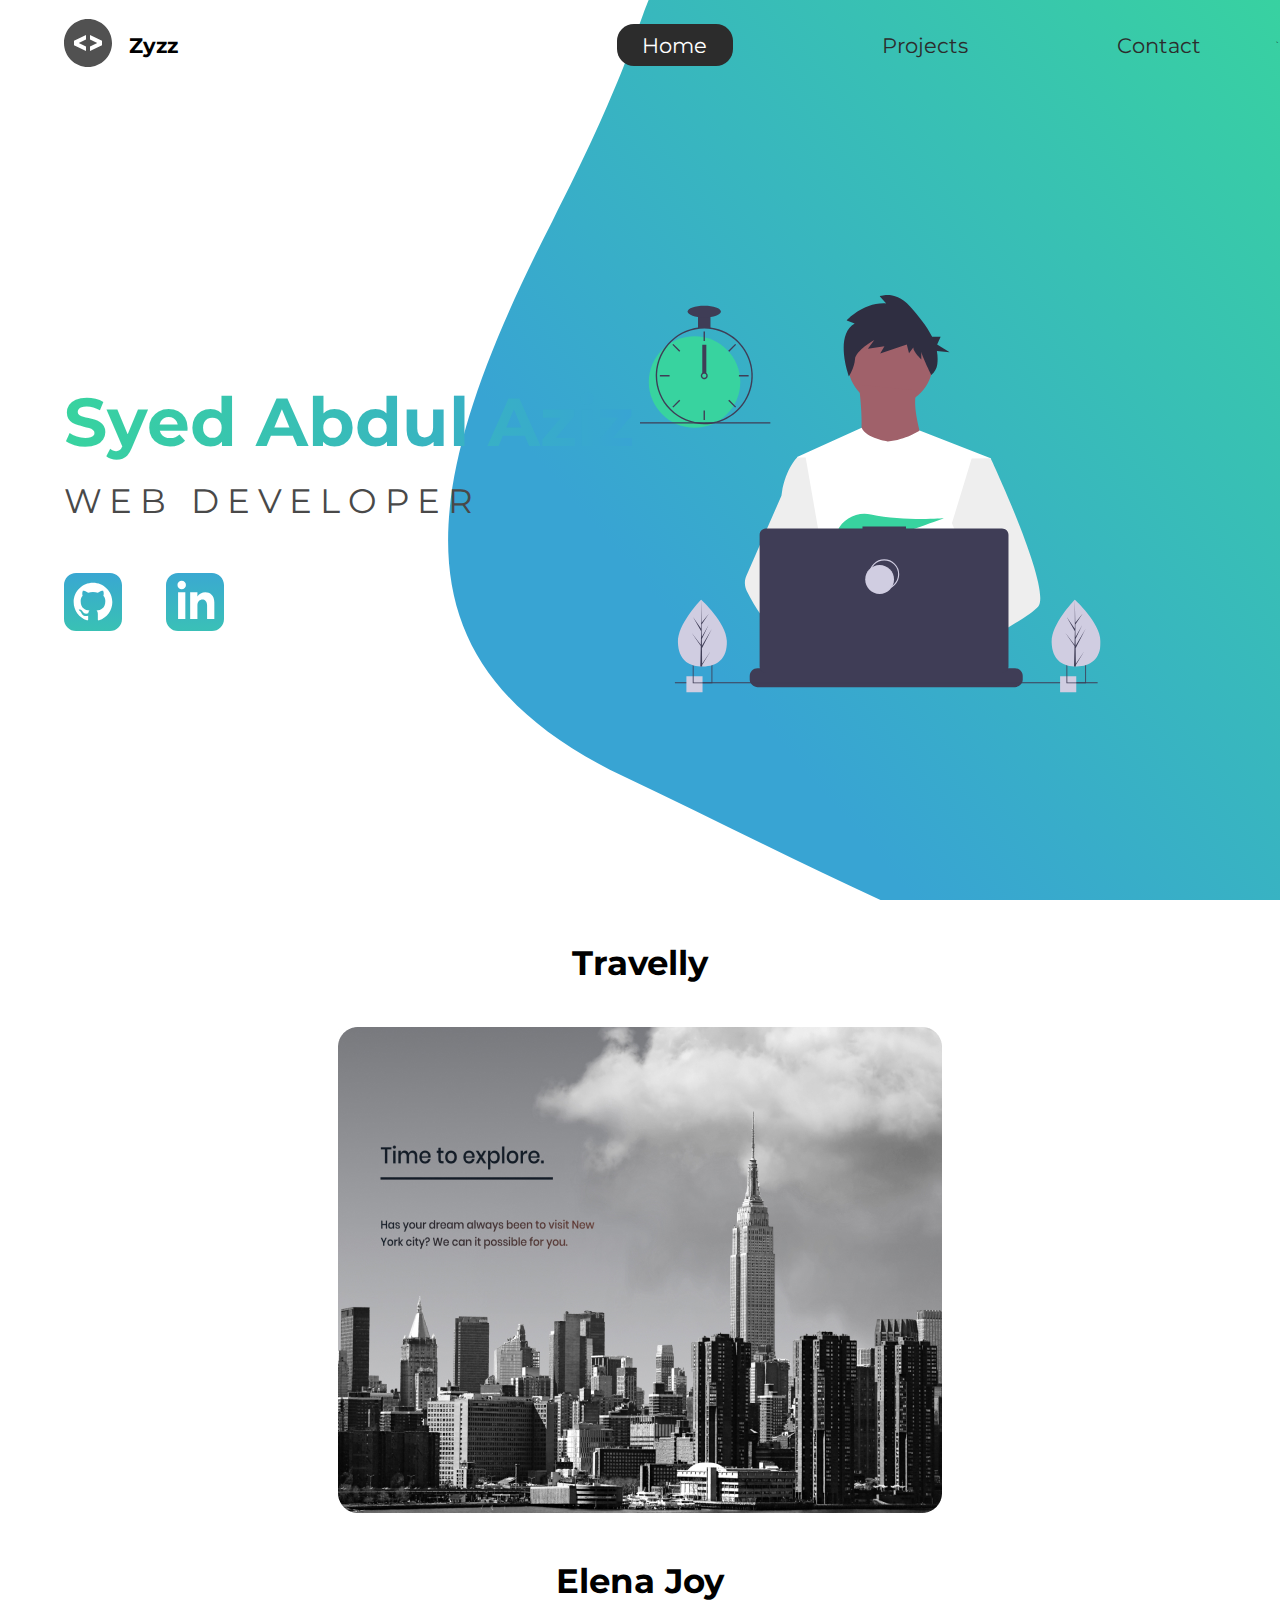
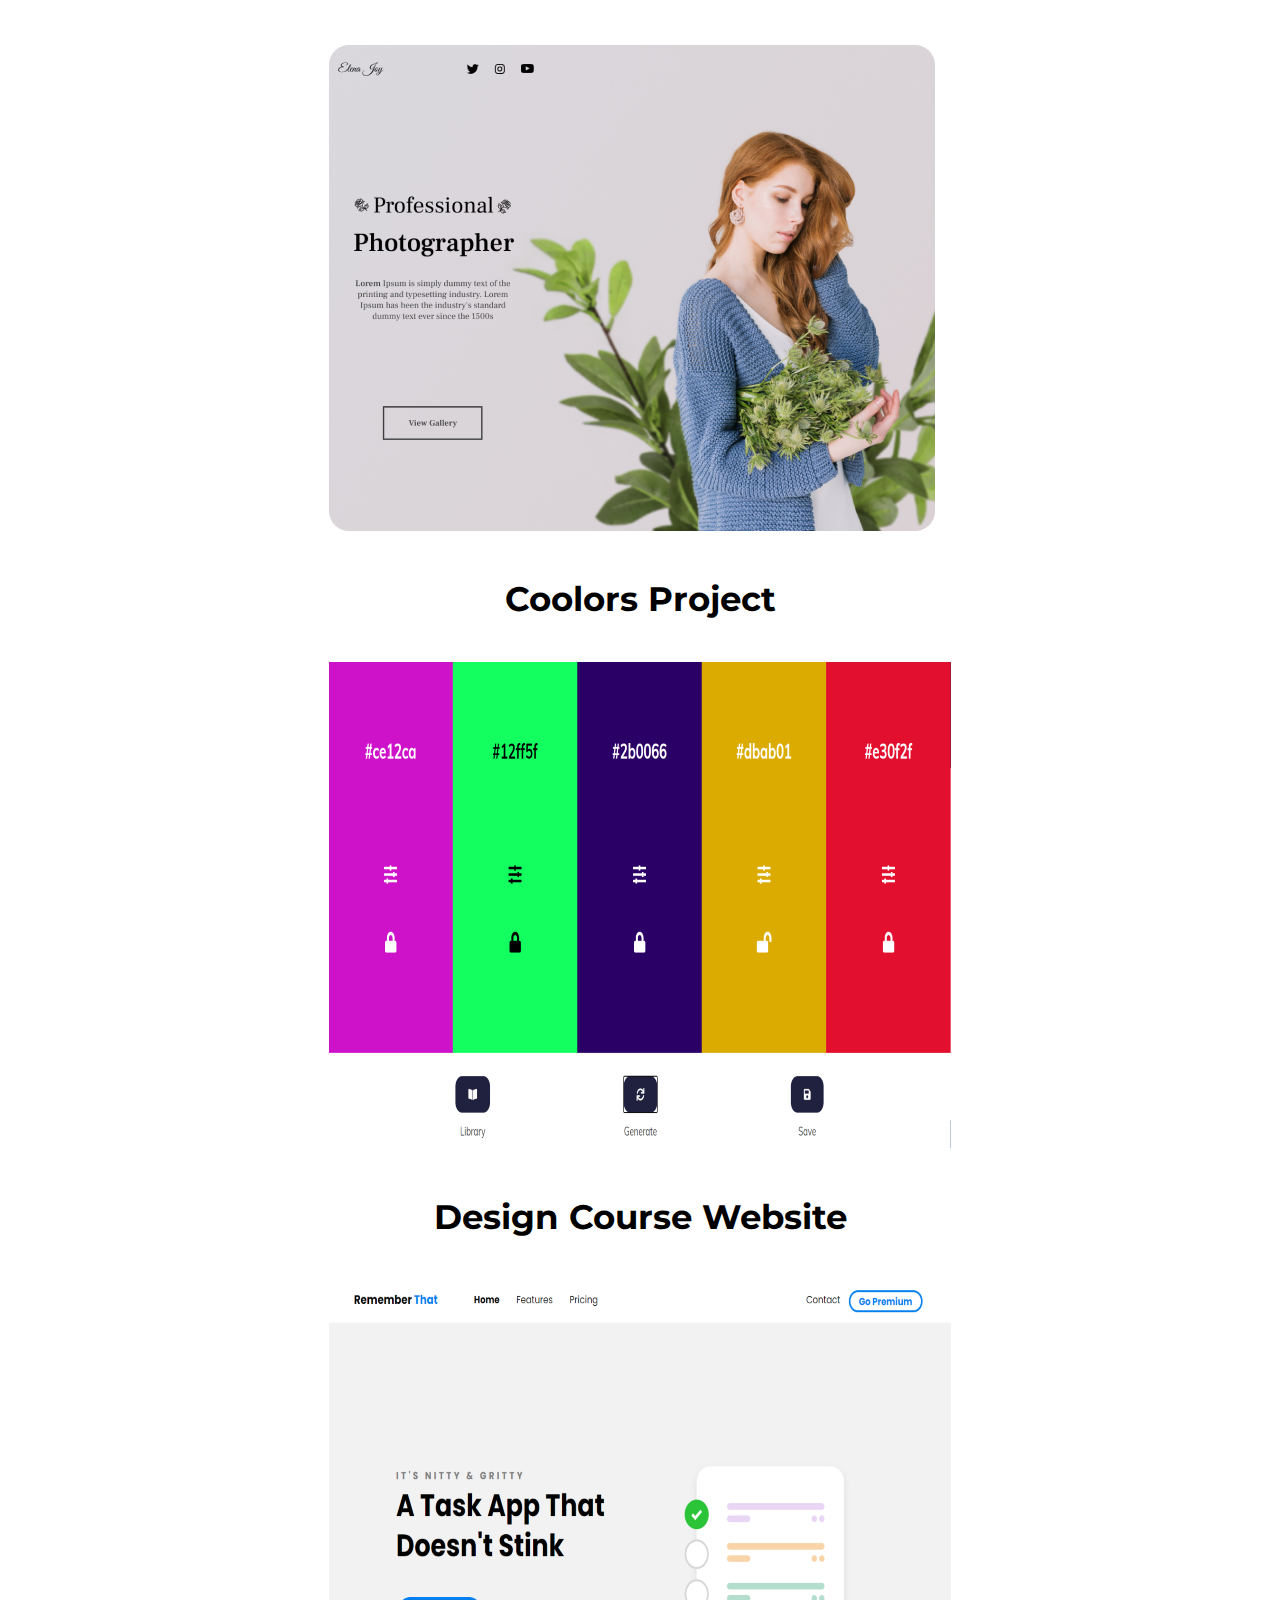
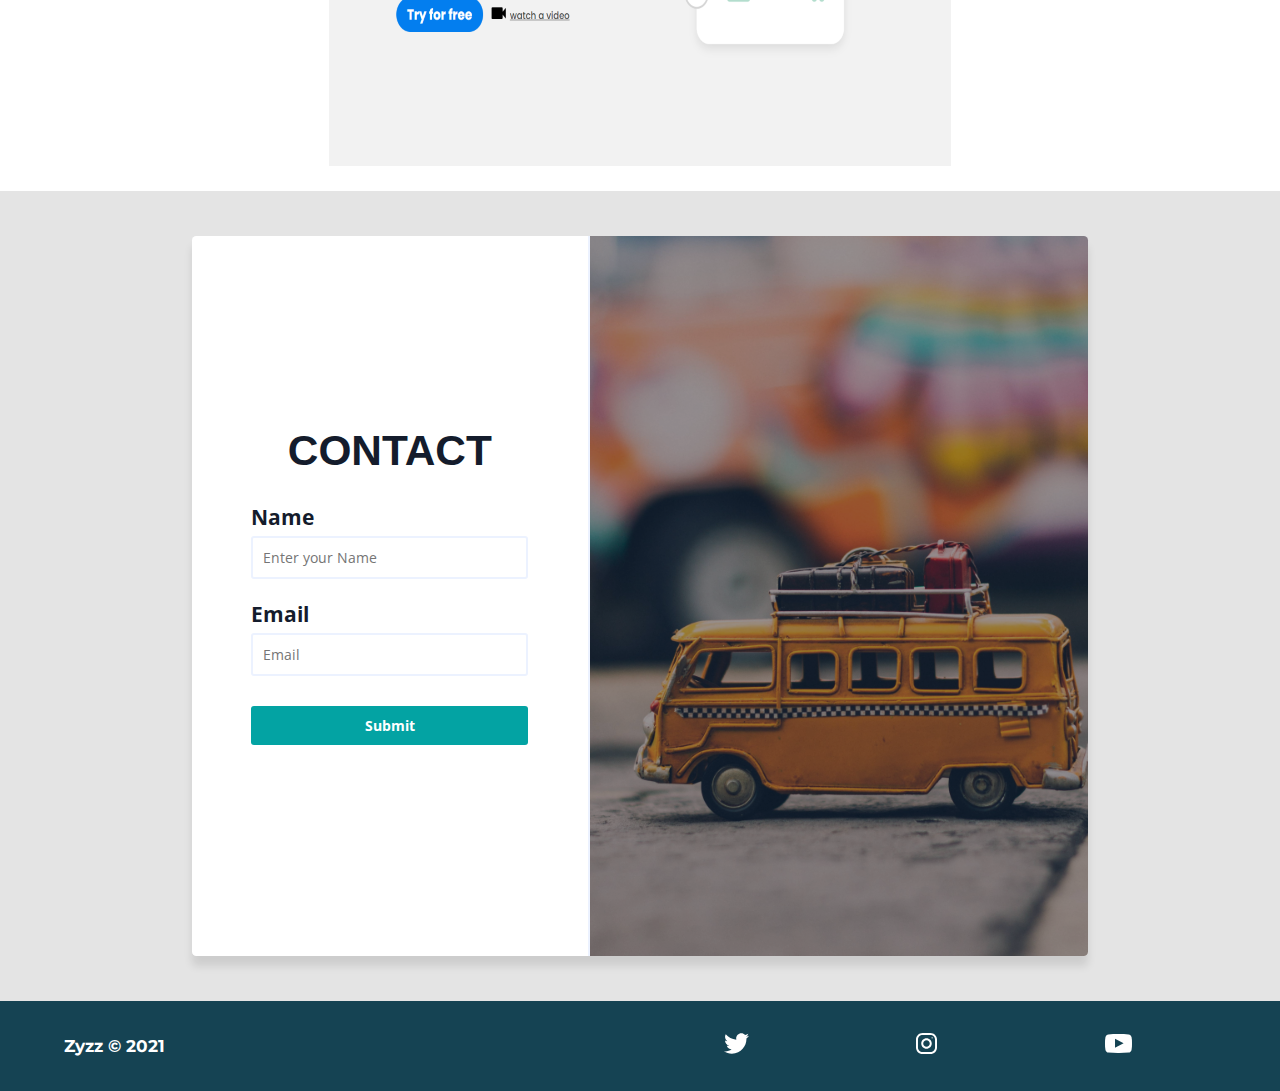
<file: index.html>
<!DOCTYPE html>
<html lang="en">
  <head>
    <meta charset="UTF-8" />
    <meta name="viewport" content="width=device-width, initial-scale=1.0" />
    <meta http-equiv="X-UA-Compatible" content="ie=edge" />
    <meta
      name="description"
      content="Syed Abdul is a front end web developer who specializes in html,css,JS,React etc."
    />
    <meta name="robots" content="index,follow" />
    <link
      href="https://fonts.googleapis.com/css?family=Montserrat:400,500&display=swap"
      rel="stylesheet"
    />
    <link rel="stylesheet" href="./styles/style.css" />
    <title>Zyzz | Web Developer</title>
  </head>
  <body>
    <header class="main-head">
      <nav>
        <div class="logo">
          <a href="#Home"><img src="./icons/code.svg" alt="logo" /></a>
          <h1>Zyzz</h1>
        </div>
        <ul>
          <li><a class="active" href="/">Home</a></li>
          <li><a href="#projects">Projects</a></li>
          <li><a href="#contact">Contact</a></li>
        </ul>
        `
      </nav>
    </header>
    <section class="intro">
      <div class="intro-text">
        <h2>Syed Abdul Aziz</h2>
        <h3>Web Developer</h3>
        <!-- <hr />
        <h3>UX/UI Designer</h3> -->

        <div class="intro-social">
          <a href="#"
            ><img src="./icons/github.svg" alt="github-social-link"
          /></a>
          <a href="#"
            ><img src="./icons/linked-in.svg" alt="linkedin-social-link"
          /></a>
        </div>
      </div>
      <div class="intro-images">
        <svg
          width="799"
          height="690"
          viewBox="0 0 799 690"
          fill="none"
          xmlns="http://www.w3.org/2000/svg"
        >
          <g id="undraw_dev_productivity_umsq (1) 1" clip-path="url(#clip0)">
            <path
              id="Vector"
              d="M516.92 624.636C516.92 624.636 512.16 626.266 504.42 628.576C487.31 633.706 455.65 642.216 428.82 643.916C405.72 645.396 386.2 641.836 382.63 626.766C381.1 620.286 383.27 614.956 388 610.576C402.12 597.486 439 592.796 468.25 591.186C476.51 590.736 484.15 590.526 490.51 590.446C501.31 590.306 508.39 590.526 508.39 590.526L508.56 591.186L516.92 624.636Z"
              fill="#A0616A"
            />
            <path
              id="Vector_2"
              d="M436.99 672.586C418.61 695.346 342.73 647.666 316.19 629.886C310.41 626.016 306.97 623.566 306.97 623.566L331.25 591.186L338.94 580.936C338.94 580.936 345.82 584.586 355.99 590.526C356.36 590.746 356.73 590.966 357.11 591.186C365.88 596.336 376.89 603.066 388 610.576C403.33 620.946 418.83 632.776 428.82 643.916C438.59 654.806 443.08 665.036 436.99 672.586Z"
              fill="#A0616A"
            />
            <g id="me">
              <path
                id="Vector_3"
                d="M434.672 191.952C475.283 191.607 507.926 158.406 507.582 117.795C507.237 77.1832 474.036 44.5403 433.425 44.8847C392.813 45.2291 360.17 78.4303 360.515 119.042C360.859 159.653 394.06 192.296 434.672 191.952Z"
                fill="#A0616A"
              />
              <path
                id="Vector_4"
                d="M379.477 155.65C379.477 155.65 394.216 259.972 373.002 271.875C351.787 283.779 499.929 283.588 499.929 283.588C499.929 283.588 466.124 193.284 480.809 165.449L379.477 155.65Z"
                fill="#A0616A"
              />
              <path
                id="Vector_5"
                d="M608.101 283.199L596.257 339.402L571.214 458.308L570.49 464.815L562.138 540.138L556.582 590.177L552.857 623.79C528.584 636.526 510.988 645.326 510.988 645.326C510.988 645.326 509.404 637.719 506.871 627.99C489.805 633.265 458.218 642.043 431.404 643.97C441.266 654.777 445.842 664.969 439.817 672.57C421.63 695.485 345.349 648.45 318.659 630.896C318.077 635.158 317.879 639.464 318.068 643.762L297.626 628.314L299.331 592.359L302.206 531.522L305.819 455.229C304.448 451.975 303.294 448.634 302.364 445.228C295.956 423.161 288.032 379.057 281.928 342.067C277.016 312.298 273.302 287.138 272.517 281.785C272.411 281.086 272.358 280.726 272.358 280.726L384.363 230.094C392.509 248.556 429.865 253.809 429.865 253.809C460.756 251.417 484.847 234.913 484.847 234.913L608.101 283.199Z"
                fill="white"
              />
              <path
                id="Vector_6"
                d="M372.285 49.3811L358.49 43.9934C358.49 43.9934 386.969 12.1 426.99 14.513L415.635 2.22366C415.635 2.22366 443.04 -9.01799 468.283 19.6674C481.553 34.7467 496.908 52.4737 506.557 72.5077L521.281 72.3829L515.251 85.9663L536.874 99.3152L514.777 97.0719C516.155 104.471 516.421 112.034 515.566 119.511C514.683 126.991 510.928 133.835 505.094 138.598V138.598C505.094 138.598 487.743 103.449 487.696 97.9443L487.813 111.705C487.813 111.705 473.959 99.4371 473.889 91.1807L466.471 100.877L462.593 85.7717L416.475 101.301L423.87 88.8526L395.157 93.2246L406.278 77.9923C406.278 77.9923 373.932 96.1568 372.811 111.304C371.689 126.452 362.299 140.875 362.299 140.875C362.299 140.875 336.213 70.3294 372.285 49.3811Z"
                fill="#2F2E41"
              />
              <path
                id="Vector_7"
                d="M690.215 540.422C682.794 548.605 664.338 560.992 641.951 574.422C633.623 579.413 624.757 584.559 615.71 589.676C594.122 601.889 571.514 614.001 552.857 623.79C528.584 636.526 510.988 645.326 510.988 645.326C510.988 645.326 509.403 637.719 506.871 627.99C503.48 614.968 498.397 598.141 493.184 590.715C493.002 590.456 492.82 590.218 492.638 589.979C491.121 588.022 489.601 586.885 488.112 586.897L562.138 540.138L594.127 519.926L570.489 464.814L540.842 395.683L557.908 339.727L575.062 283.479L608.101 283.199C608.101 283.199 619.243 306.985 633.514 340.166C635.647 345.128 637.851 350.299 640.096 355.64C669.469 425.394 706.176 522.836 690.215 540.422Z"
                fill="#EEEEEE"
              />
              <path
                id="Vector_8"
                d="M358.123 591.2C355.41 591.212 352.702 591.456 350.029 591.928C327.074 596.073 320.47 616.94 318.659 630.896C318.077 635.158 317.879 639.464 318.068 643.761L297.626 628.314L290.178 622.687C272.316 616.628 256.353 605.733 242.483 592.84C230.449 581.456 219.634 568.849 210.213 555.223C200.831 541.793 192.448 527.692 185.134 513.034C183.094 508.943 181.977 504.454 181.864 499.884C181.751 495.314 182.644 490.775 184.48 486.588L209.154 430.327L245.218 348.098C245.471 346.146 245.752 344.237 246.059 342.371C252.995 300.511 272.367 281.786 272.367 281.786L287.286 281.659L297.778 341.932L310.813 416.815L302.364 445.227L282.839 510.845L302.205 531.522L358.123 591.2Z"
                fill="#EEEEEE"
              />
            </g>
            <path
              id="Vector_9"
              d="M372.877 415.806L385.631 430.686C390.37 429.783 395.319 428.721 400.416 427.529L396.752 415.806L405.71 426.256C459.707 412.975 526.637 387.155 526.637 387.155C526.637 387.155 454.379 392.453 400.428 380.666C376.558 375.451 351.998 387.284 342.202 409.668C336.508 422.679 337.403 433.951 357.596 433.951C364.419 433.835 371.223 433.195 377.949 432.037L372.877 415.806Z"
              fill="#38D39F"
            />
            <path
              id="Vector_10"
              d="M663.65 660.386V666.456C663.654 668.122 663.345 669.774 662.74 671.326C662.472 672.018 662.147 672.687 661.77 673.326C660.578 675.326 658.887 676.983 656.862 678.133C654.838 679.283 652.549 679.887 650.22 679.886H203.67C201.342 679.887 199.053 679.283 197.028 678.133C195.003 676.983 193.312 675.326 192.12 673.326C191.743 672.687 191.419 672.018 191.15 671.326C190.546 669.774 190.237 668.122 190.24 666.456V660.386C190.24 658.622 190.587 656.876 191.262 655.246C191.936 653.616 192.926 652.136 194.173 650.888C195.42 649.641 196.901 648.652 198.53 647.977C200.16 647.302 201.906 646.955 203.67 646.956H229.41V644.126C229.41 644.052 229.425 643.979 229.453 643.911C229.481 643.843 229.522 643.782 229.574 643.73C229.626 643.678 229.688 643.636 229.756 643.608C229.824 643.58 229.897 643.566 229.97 643.566H243.4C243.474 643.566 243.547 643.58 243.615 643.608C243.683 643.636 243.745 643.678 243.797 643.73C243.849 643.782 243.89 643.843 243.918 643.911C243.946 643.979 243.96 644.052 243.96 644.126V646.956H252.35V644.126C252.35 644.052 252.365 643.979 252.393 643.911C252.421 643.843 252.462 643.782 252.514 643.73C252.566 643.678 252.628 643.636 252.696 643.608C252.764 643.58 252.837 643.566 252.91 643.566H266.34C266.414 643.566 266.487 643.58 266.555 643.608C266.623 643.636 266.684 643.678 266.736 643.73C266.789 643.782 266.83 643.843 266.858 643.911C266.886 643.979 266.9 644.052 266.9 644.126V646.956H275.3V644.126C275.3 644.052 275.315 643.979 275.343 643.911C275.371 643.843 275.412 643.782 275.464 643.73C275.516 643.678 275.578 643.636 275.646 643.608C275.714 643.58 275.787 643.566 275.86 643.566H289.29C289.364 643.566 289.437 643.58 289.505 643.608C289.573 643.636 289.634 643.678 289.686 643.73C289.739 643.782 289.78 643.843 289.808 643.911C289.836 643.979 289.85 644.052 289.85 644.126V646.956H298.24V644.126C298.24 644.052 298.255 643.979 298.283 643.911C298.311 643.843 298.352 643.782 298.404 643.73C298.456 643.678 298.518 643.636 298.586 643.608C298.654 643.58 298.727 643.566 298.8 643.566H312.23C312.304 643.566 312.377 643.58 312.445 643.608C312.513 643.636 312.574 643.678 312.626 643.73C312.678 643.782 312.72 643.843 312.748 643.911C312.776 643.979 312.79 644.052 312.79 644.126V646.956H321.18V644.126C321.18 644.052 321.194 643.979 321.223 643.911C321.251 643.843 321.292 643.782 321.344 643.73C321.396 643.678 321.458 643.636 321.526 643.608C321.594 643.58 321.667 643.566 321.74 643.566H335.17C335.244 643.566 335.317 643.58 335.385 643.608C335.453 643.636 335.514 643.678 335.566 643.73C335.618 643.782 335.66 643.843 335.688 643.911C335.716 643.979 335.73 644.052 335.73 644.126V646.956H344.13V644.126C344.13 644.052 344.145 643.979 344.173 643.911C344.201 643.843 344.242 643.782 344.294 643.73C344.346 643.678 344.408 643.636 344.476 643.608C344.544 643.58 344.617 643.566 344.69 643.566H358.12C358.194 643.566 358.267 643.58 358.335 643.608C358.403 643.636 358.464 643.678 358.516 643.73C358.569 643.782 358.61 643.843 358.638 643.911C358.666 643.979 358.68 644.052 358.68 644.126V646.956H367.07V644.126C367.07 644.052 367.085 643.979 367.113 643.911C367.141 643.843 367.182 643.782 367.234 643.73C367.286 643.678 367.348 643.636 367.416 643.608C367.484 643.58 367.557 643.566 367.63 643.566H472.83C472.904 643.566 472.977 643.58 473.045 643.608C473.113 643.636 473.174 643.678 473.227 643.73C473.279 643.782 473.32 643.843 473.348 643.911C473.376 643.979 473.39 644.052 473.39 644.126V646.956H481.79V644.126C481.79 644.052 481.804 643.979 481.833 643.911C481.861 643.843 481.902 643.782 481.954 643.73C482.006 643.678 482.068 643.636 482.136 643.608C482.204 643.58 482.277 643.566 482.35 643.566H495.78C495.928 643.567 496.07 643.627 496.175 643.732C496.279 643.836 496.339 643.978 496.34 644.126V646.956H504.73V644.126C504.73 644.052 504.745 643.979 504.773 643.911C504.801 643.843 504.842 643.782 504.894 643.73C504.946 643.678 505.008 643.636 505.076 643.608C505.144 643.58 505.217 643.566 505.29 643.566H518.72C518.794 643.566 518.867 643.58 518.935 643.608C519.003 643.636 519.065 643.678 519.117 643.73C519.169 643.782 519.21 643.843 519.238 643.911C519.266 643.979 519.28 644.052 519.28 644.126V646.956H527.67V644.126C527.67 644.052 527.685 643.979 527.713 643.911C527.741 643.843 527.782 643.782 527.834 643.73C527.886 643.678 527.948 643.636 528.016 643.608C528.084 643.58 528.157 643.566 528.23 643.566H541.66C541.734 643.566 541.807 643.58 541.875 643.608C541.943 643.636 542.005 643.678 542.057 643.73C542.109 643.782 542.15 643.843 542.178 643.911C542.206 643.979 542.22 644.052 542.22 644.126V646.956H550.62V644.126C550.62 644.052 550.635 643.979 550.663 643.911C550.691 643.843 550.732 643.782 550.784 643.73C550.836 643.678 550.898 643.636 550.966 643.608C551.034 643.58 551.107 643.566 551.18 643.566H564.61C564.757 643.568 564.898 643.628 565.001 643.733C565.104 643.837 565.161 643.979 565.16 644.126V646.956H573.56V644.126C573.56 644.052 573.575 643.979 573.603 643.911C573.631 643.843 573.672 643.782 573.724 643.73C573.776 643.678 573.838 643.636 573.906 643.608C573.974 643.58 574.047 643.566 574.12 643.566H587.55C587.624 643.566 587.697 643.58 587.765 643.608C587.833 643.636 587.895 643.678 587.947 643.73C587.999 643.782 588.04 643.843 588.068 643.911C588.096 643.979 588.11 644.052 588.11 644.126V646.956H596.5V644.126C596.5 644.052 596.515 643.979 596.543 643.911C596.571 643.843 596.612 643.782 596.664 643.73C596.716 643.678 596.778 643.636 596.846 643.608C596.914 643.58 596.987 643.566 597.06 643.566H610.49C610.564 643.566 610.637 643.58 610.705 643.608C610.773 643.636 610.835 643.678 610.887 643.73C610.939 643.782 610.98 643.843 611.008 643.911C611.036 643.979 611.05 644.052 611.05 644.126V646.956H650.22C651.984 646.955 653.731 647.302 655.36 647.977C656.99 648.652 658.471 649.641 659.718 650.888C660.965 652.136 661.954 653.616 662.629 655.246C663.304 656.876 663.651 658.622 663.65 660.386Z"
              fill="#3F3D56"
            />
            <path
              id="Vector_11"
              d="M793.5 671.326H60.5V673.326H793.5V671.326Z"
              fill="#3F3D56"
            />
            <path
              id="Vector_12"
              d="M627.694 404.757H461.251V401.326H385.78V404.757H218.651C215.665 404.757 212.801 405.943 210.69 408.054C208.578 410.166 207.392 413.029 207.392 416.015V643.927C207.392 646.913 208.578 649.776 210.69 651.888C212.801 653.999 215.665 655.185 218.651 655.185H627.694C630.68 655.185 633.544 653.999 635.655 651.888C637.767 649.776 638.953 646.913 638.953 643.927V416.015C638.953 414.537 638.662 413.073 638.096 411.707C637.53 410.341 636.701 409.1 635.655 408.054C634.61 407.009 633.369 406.18 632.003 405.614C630.637 405.048 629.173 404.757 627.694 404.757Z"
              fill="#3F3D56"
            />
            <path
              id="Vector_13"
              d="M423.5 509.326C437.307 509.326 448.5 498.133 448.5 484.326C448.5 470.519 437.307 459.326 423.5 459.326C409.693 459.326 398.5 470.519 398.5 484.326C398.5 498.133 409.693 509.326 423.5 509.326Z"
              stroke="#D0CDE1"
              stroke-width="2"
              stroke-miterlimit="10"
            />
            <path
              id="Vector_14"
              d="M415.5 518.326C429.307 518.326 440.5 507.133 440.5 493.326C440.5 479.519 429.307 468.326 415.5 468.326C401.693 468.326 390.5 479.519 390.5 493.326C390.5 507.133 401.693 518.326 415.5 518.326Z"
              fill="#D0CDE1"
            />
            <path
              id="Vector_15"
              d="M108.446 661.223H80.4463V689.223H108.446V661.223Z"
              fill="#D0CDE1"
            />
            <path
              id="Vector_16"
              d="M91.4502 639.223V673.223H125.45V639.223H91.4502ZM123.97 671.743H92.9202V640.703H123.97V671.743Z"
              fill="#3F3D56"
            />
            <path
              id="Vector_17"
              d="M756.446 661.223H728.446V689.223H756.446V661.223Z"
              fill="#D0CDE1"
            />
            <path
              id="Vector_18"
              d="M739.45 639.223V673.223H773.45V639.223H739.45ZM771.97 671.743H740.92V640.703H771.97V671.743Z"
              fill="#3F3D56"
            />
            <path
              id="Vector_19"
              d="M94.5802 230.113C138.399 230.113 173.921 194.592 173.921 150.773C173.921 106.955 138.399 71.4326 94.5802 71.4326C50.7617 71.4326 15.2397 106.955 15.2397 150.773C15.2397 194.592 50.7617 230.113 94.5802 230.113Z"
              fill="#38D39F"
            />
            <path
              id="Vector_20"
              d="M122.229 56.4899C115.045 55.5763 107.774 55.5763 100.59 56.4899C84.586 58.5913 69.5203 65.2398 57.181 75.6465C44.8417 86.0532 35.7467 99.7813 30.9754 115.202C28.8053 122.229 27.5764 129.514 27.3208 136.864C27.2848 137.886 27.2607 138.92 27.2607 139.954C27.283 162.264 36.1559 183.655 51.932 199.431C67.7082 215.207 89.0989 224.08 111.41 224.103C113.201 224.103 114.992 224.042 116.759 223.934C120.907 223.674 125.03 223.103 129.093 222.227C148.495 218.055 165.798 207.161 177.947 191.468C190.095 175.776 196.308 156.295 195.487 136.467C194.665 116.638 186.863 97.738 173.459 83.1039C160.054 68.4698 141.909 59.0435 122.229 56.4899H122.229ZM137.748 217.347H137.736C130.959 219.659 123.905 221.062 116.759 221.518C114.992 221.638 113.201 221.698 111.41 221.698C89.7377 221.672 68.961 213.051 53.6367 197.727C38.3123 182.402 29.6914 161.626 29.6649 139.954C29.6649 138.92 29.689 137.886 29.725 136.864C30.5514 115.744 39.5156 95.7617 54.7411 81.1008C69.9666 66.44 90.273 58.237 111.41 58.2089C130.776 58.21 149.513 65.0865 164.283 77.6131C179.052 90.1398 188.895 107.503 192.057 126.61C195.219 145.716 191.496 165.325 181.55 181.942C171.604 198.559 156.081 211.106 137.748 217.347H137.748Z"
              fill="#3F3D56"
            />
            <path
              id="Vector_21"
              d="M112.612 63.0176H110.208V79.8474H112.612V63.0176Z"
              fill="#3F3D56"
            />
            <path
              id="Vector_22"
              d="M57.8578 84.7018L56.1577 86.4019L68.0582 98.3023L69.7582 96.6022L57.8578 84.7018Z"
              fill="#3F3D56"
            />
            <path
              id="Vector_23"
              d="M34.4736 138.751V141.156H51.3034V138.751H34.4736Z"
              fill="#3F3D56"
            />
            <path
              id="Vector_24"
              d="M56.1578 193.506L57.8579 195.206L69.7584 183.306L68.0583 181.606L56.1578 193.506Z"
              fill="#3F3D56"
            />
            <path
              id="Vector_25"
              d="M153.062 96.6022L154.762 98.3022L166.662 86.4018L164.962 84.7017L153.062 96.6022Z"
              fill="#3F3D56"
            />
            <path
              id="Vector_26"
              d="M171.516 138.751V141.156H188.346V138.751H171.516Z"
              fill="#3F3D56"
            />
            <path
              id="Vector_27"
              d="M154.762 181.605L153.062 183.305L164.962 195.206L166.662 193.506L154.762 181.605Z"
              fill="#3F3D56"
            />
            <path
              id="Vector_28"
              d="M112.612 200.06H110.208V216.89H112.612V200.06Z"
              fill="#3F3D56"
            />
            <path
              id="Vector_29"
              d="M115.016 135.145C113.976 134.365 112.711 133.943 111.41 133.943C110.11 133.943 108.844 134.365 107.804 135.145C107.091 135.686 106.505 136.375 106.085 137.165C105.552 138.181 105.322 139.329 105.421 140.473C105.52 141.616 105.944 142.707 106.644 143.617C107.343 144.527 108.288 145.218 109.368 145.608C110.447 145.997 111.616 146.07 112.735 145.817C113.855 145.564 114.878 144.996 115.685 144.179C116.492 143.363 117.048 142.333 117.288 141.21C117.528 140.088 117.441 138.92 117.039 137.846C116.636 136.771 115.935 135.834 115.017 135.145H115.016ZM111.41 143.56C110.454 143.557 109.539 143.176 108.863 142.501C108.187 141.825 107.807 140.909 107.804 139.954C107.808 139.224 108.03 138.513 108.441 137.91C108.793 137.4 109.271 136.989 109.828 136.718C110.386 136.446 111.004 136.323 111.623 136.361C112.241 136.398 112.84 136.594 113.361 136.931C113.881 137.267 114.307 137.732 114.595 138.281C114.883 138.83 115.025 139.444 115.007 140.063C114.989 140.683 114.811 141.287 114.491 141.818C114.17 142.349 113.719 142.788 113.179 143.093C112.639 143.398 112.03 143.559 111.41 143.56V143.56Z"
              fill="#3F3D56"
            />
            <path
              id="Vector_30"
              d="M122.229 35.3687H100.591V57.007H122.229V35.3687Z"
              fill="#3F3D56"
            />
            <path
              id="Vector_31"
              d="M111.41 38.9748C127.344 38.9748 140.261 34.4 140.261 28.7567C140.261 23.1134 127.344 18.5386 111.41 18.5386C95.4757 18.5386 82.5586 23.1134 82.5586 28.7567C82.5586 34.4 95.4757 38.9748 111.41 38.9748Z"
              fill="#3F3D56"
            />
            <path id="clock-arrow" d="M115 86H108V135H115V86Z" fill="#3F3D56" />
            <path
              id="Vector_32"
              d="M226 220.44H0V222.844H226V220.44Z"
              fill="#3F3D56"
            />
            <g id="plant-left">
              <path
                id="Vector_33"
                d="M150.594 599.754C151.527 631.704 132.858 643.413 109.43 644.097C108.886 644.113 108.344 644.123 107.805 644.126C106.719 644.135 105.643 644.117 104.577 644.072C83.3891 643.193 66.6172 631.945 65.7495 602.232C64.8515 571.482 103.018 531.529 105.882 528.574L105.887 528.571C105.996 528.458 106.052 528.402 106.052 528.402C106.052 528.402 149.661 567.807 150.594 599.754Z"
                fill="#D0CDE1"
              />
              <path
                id="Vector_34"
                d="M107.744 639.255L122.626 617.124L107.774 641.636L107.805 644.126C106.719 644.135 105.643 644.117 104.577 644.072L105.315 612.06L105.295 611.813L105.322 611.766L105.393 608.741L89.0952 585.078L105.374 606.477L105.432 607.116L105.989 582.93L91.9122 558.397L106.029 578.681L105.882 528.574L105.882 528.407L105.887 528.571L106.821 568.062L119.651 552.021L106.863 571.464L107.143 593.098L118.949 571.984L107.187 596.279L107.343 608.308L124.512 578.897L107.395 612.505L107.744 639.255Z"
                fill="#3F3D56"
              />
            </g>
            <g id="plant-right">
              <path
                id="Vector_35"
                d="M798.594 599.754C799.527 631.704 780.858 643.413 757.43 644.097C756.886 644.113 756.344 644.123 755.805 644.126C754.719 644.135 753.643 644.117 752.577 644.072C731.389 643.193 714.617 631.945 713.749 602.232C712.851 571.482 751.018 531.529 753.882 528.574L753.887 528.571C753.996 528.458 754.052 528.402 754.052 528.402C754.052 528.402 797.661 567.807 798.594 599.754Z"
                fill="#D0CDE1"
              />
              <path
                id="Vector_36"
                d="M755.744 639.255L770.626 617.124L755.774 641.636L755.805 644.126C754.719 644.135 753.643 644.117 752.577 644.072L753.315 612.06L753.295 611.813L753.323 611.766L753.393 608.741L737.095 585.078L753.374 606.477L753.432 607.116L753.989 582.93L739.912 558.397L754.029 578.681L753.882 528.574L753.882 528.407L753.887 528.571L754.821 568.062L767.651 552.021L754.864 571.464L755.143 593.098L766.949 571.984L755.187 596.279L755.343 608.308L772.512 578.897L755.395 612.505L755.744 639.255Z"
                fill="#3F3D56"
              />
            </g>
          </g>
          <defs>
            <clipPath id="clip0">
              <rect width="798.627" height="689.223" fill="white" />
            </clipPath>
          </defs>
        </svg>
        <img class="splash" src="./img/splash.svg" alt="" />
      </div>
    </section>
    <section class="projects" id="projects">
      <div class="travelly">
        <h2>Travelly</h2>
        <a href="./Travel Website/"
          ><img src="../img/travelly.jpg" alt="travelly-project"
        /></a>
      </div>
      <div class="travelly">
        <h2>Elena Joy</h2>
        <a href="./Elena Joy/"
          ><img src="./img/elena-joy.jpg" alt="elena-project"
        /></a>
      </div>
      <div class="travelly">
        <h2>Coolors Project</h2>
        <a href="./Coolors/"
          ><img src="./img/coolors1.PNG" alt="elena-project"
        /></a>
      </div>
      <div class="travelly">
        <h2>Design Course Website</h2>
        <a href="./Design Course/"
          ><img src="./img/Design Course1.PNG" alt="elena-project"
        /></a>
      </div>
    </section>
    <br>
    <br>
  </section>
    <section class="contact" id="contact">
      <div class="container">
        <form action="">
          <div class="heading"><h1>CONTACT</h1></div>
          <div class="form-control">
            <label for="email">Name</label>
            <input type="email" placeholder="Enter your Name" />
          </div>
          <div class="form-control">
            <label for="Email">Email</label>
            <input type="Email" id="Email" placeholder="Email" />
          </div>

          <button class="btn">Submit</button>
        </form>

        <div class="side-display">
          <div class="background">
            <div class="text"></div>
          </div>
        </div>
      </div>
    </section>
    <footer>
      <h4>Zyzz &copy; 2021</h4>
      <ul>
        <li>
          <a href="#"
            ><img src="./icons/twitter 1.svg" alt="twitter-social"
          /></a>
        </li>
        <li>
          <a href="#"
            ><img src="./icons/instagram 1.svg" alt="instagram-social"
          /></a>
        </li>
        <li>
          <a href="#"
            ><img src="./icons/youtube-symbol 1.svg" alt="youtube-social"
          /></a>
        </li>
      </ul>
    </footer>
  </body>
</html>
</file>
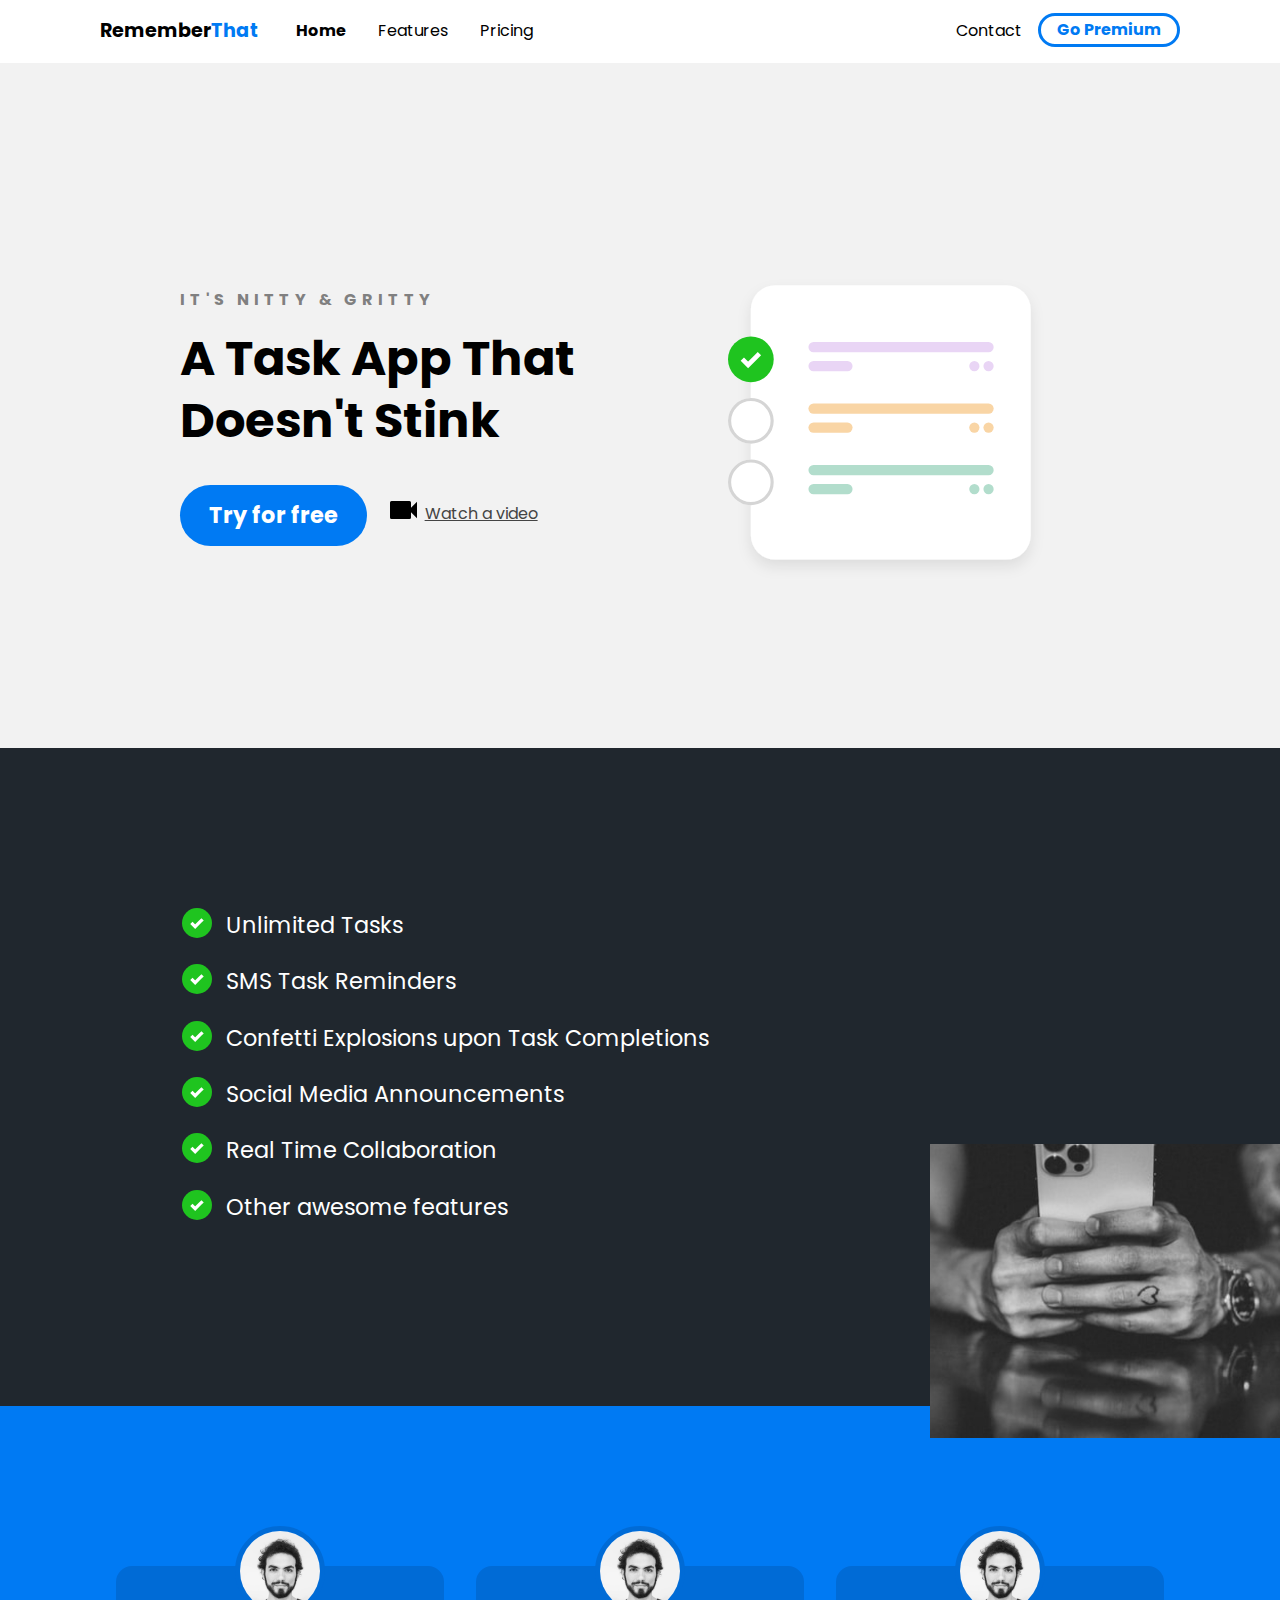
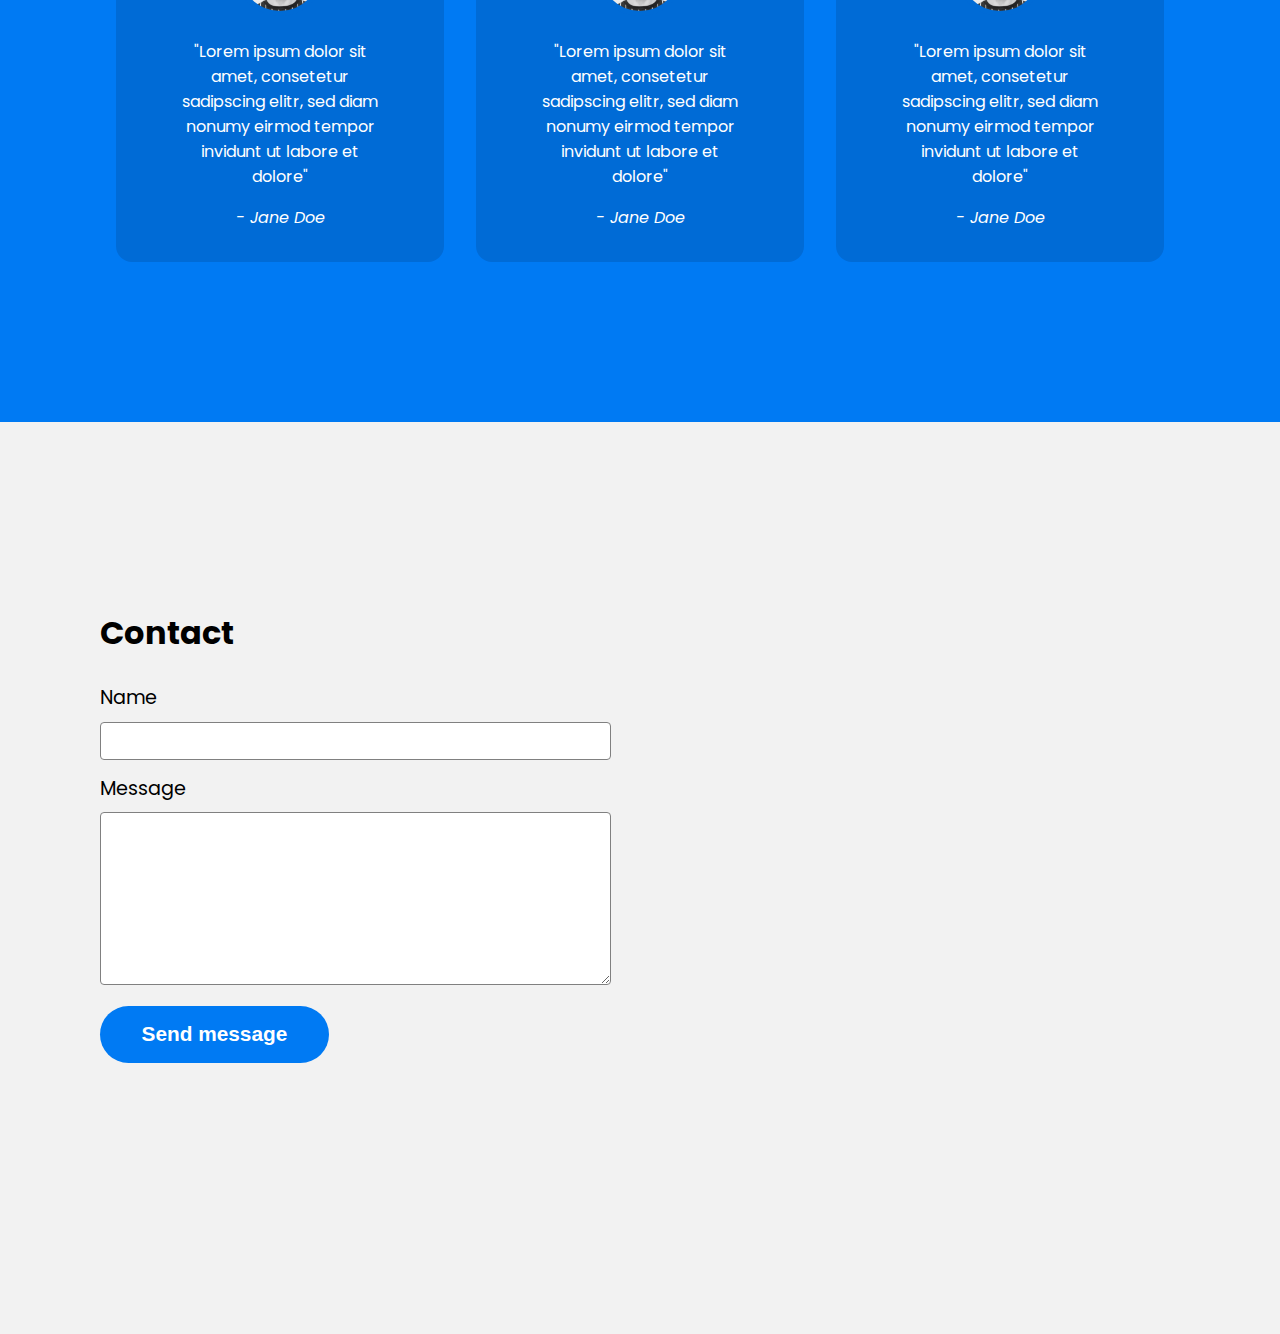
<file: Design Course/org/index.html>
<!DOCTYPE html>
<html lang="en">
<head>
    <meta charset="UTF-8">
    <meta name="viewport" content="width=device-width, initial-scale=1.0">
    <title>The 2021 Frontend Developer Crash Course</title>
    <link rel="stylesheet" href="css/main.css">
</head>
<body>
    <div class="navbar">
        <div class="container">
            <a class="logo" href="#">Remember<span>That</span></a>

            <img id="mobile-cta" class="mobile-menu" src="images/menu.svg" alt="Open Navigation">

            <nav>
                <img id="mobile-exit" class="mobile-menu-exit" src="images/exit.svg" alt="Close Navigation">
                
                <ul class="primary-nav">
                    <li class="current"><a href="#">Home</a></li>
                    <li><a href="#">Features</a></li>
                    <li><a href="#">Pricing</a></li>
                </ul>

                <ul class="secondary-nav">
                    <li><a href="#">Contact</a></li>
                    <li class="go-premium-cta"><a href="#">Go Premium</a></li>
                </ul>
            </nav>
        </div>
    </div>

    <section class="hero">
        <div class="container">
            <div class="left-col">
                <p class="subhead">It's Nitty &amp; Gritty</p>
                <h1>A Task App That Doesn't Stink</h1>

                <div class="hero-cta">
                    <a href="#" class="primary-cta">Try for free</a>
                    <a href="#" class="watch-video-cta">
                        <img src="images/watch.svg" alt="Watch a video">Watch a video
                    </a>
                </div>
            </div>

            <img src="images/illustration.svg" class="hero-img" alt="Illustration">
        </div>
    </section>

    <section class="features-section">
        <div class="container">
            <ul class="features-list">
                <li>Unlimited Tasks</li>
                <li>SMS Task Reminders</li>
                <li>Confetti Explosions upon Task Completions</li>
                <li>Social Media Announcements</li>
                <li>Real Time Collaboration</li>
                <li>Other awesome features</li>
            </ul>

            <img src="images/holding-phone.jpg" alt="Man holding phone">
        </div>
    </section>

    <section class="testimonials-section">
        <div class="container">
            <ul>
                <li>
                    <img src="images/person.jpg" alt="Person">

                    <blockquote>"Lorem ipsum dolor sit amet, consetetur sadipscing elitr, sed diam nonumy eirmod tempor invidunt ut labore et dolore"</blockquote>
                    <cite>- Jane Doe</cite>
                </li>
                <li>
                    <img src="images/person.jpg" alt="Person">

                    <blockquote>"Lorem ipsum dolor sit amet, consetetur sadipscing elitr, sed diam nonumy eirmod tempor invidunt ut labore et dolore"</blockquote>
                    <cite>- Jane Doe</cite>
                </li>
                <li>
                    <img src="images/person.jpg" alt="Person">

                    <blockquote>"Lorem ipsum dolor sit amet, consetetur sadipscing elitr, sed diam nonumy eirmod tempor invidunt ut labore et dolore"</blockquote>
                    <cite>- Jane Doe</cite>
                </li>
            </ul>
        </div>
    </section>

    <section class="contact-section">
        <div class="container">
            <div class="contact-left">
                <h2>Contact</h2>

                <form action="">
                    <label for="name">Name</label>
                    <input type="text" id="name" name="name">

                    <label for="message">Message</label>
                    <textarea name="message" id="message" cols="30" rows="10"></textarea>

                    <input type="submit" class="send-message-cta" value="Send message">
                </form>
            </div>
            <div class="contact-right">
                <iframe src="https://www.google.com/maps/embed?pb=!1m18!1m12!1m3!1d26430.393553120906!2d-118.43209796322542!3d34.10028430183922!2m3!1f0!2f0!3f0!3m2!1i1024!2i768!4f13.1!3m3!1m2!1s0x80c2bc35fbd217ef%3A0xcf1ef9352700d95c!2sBeverly%20Hills%2C%20CA%2090210!5e0!3m2!1sen!2sus!4v1611702818717!5m2!1sen!2sus" width="600" height="450" frameborder="0" style="border:0;" allowfullscreen="" aria-hidden="false" tabindex="0"></iframe>
            </div>

        </div>
    </section>

    <script>

        const mobileBtn = document.getElementById('mobile-cta')
              nav = document.querySelector('nav')
              mobileBtnExit = document.getElementById('mobile-exit');

        mobileBtn.addEventListener('click', () => {
            nav.classList.add('menu-btn');
        })

        mobileBtnExit.addEventListener('click', () => {
            nav.classList.remove('menu-btn');
        })



    </script>

</body>
</html>
</file>
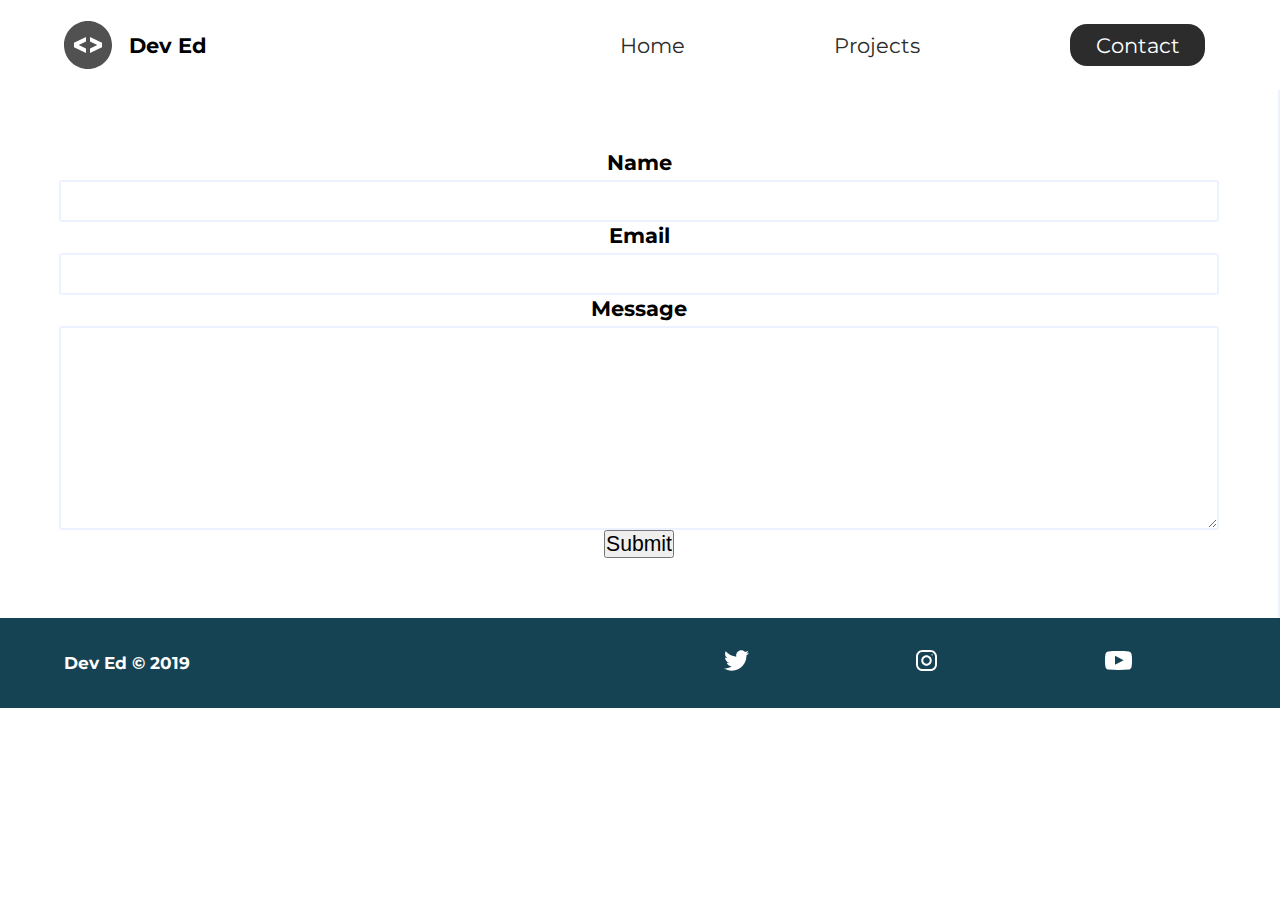
<file: contact.html>
<!DOCTYPE html>
<html lang="en">
  <head>
    <meta charset="UTF-8" />
    <meta name="viewport" content="width=device-width, initial-scale=1.0" />
    <meta http-equiv="X-UA-Compatible" content="ie=edge" />
    <meta
      name="description"
      content="Dev Ed is a front end web developer who specializes in html,css"
    />
    <meta name="robots" content="index,follow" />
    <link
      href="https://fonts.googleapis.com/css?family=Montserrat:400,500&display=swap"
      rel="stylesheet"
    />
    <link rel="stylesheet" href="../styles/style.css" />
    <title>Dev Ed | Web Developer</title>
  </head>
  <body>
    <header class="main-head">
      <nav>
        <div class="logo">
          <img src="../icons/code.svg" alt="logo" />
          <h1>Dev Ed</h1>
        </div>
        <ul>
          <li><a href="../index.html">Home</a></li>
          <li><a href="../projects/">Projects</a></li>
          <li><a class="active" href="./contact.html">Contact</a></li>
        </ul>
      </nav>
    </header>
    <section class="form-section">
      <form>
        <label for="name">Name</label>
        <input type="text" name="name" id="name" required />
        <label for="email">Email</label>
        <input type="email" name="email" id="email" required />
        <label for="message">Message</label>
        <textarea name="message" id="message" cols="30" rows="10"></textarea>
        <button type="submit">Submit</button>
      </form>
    </section>
    <footer>
      <h4>Dev Ed &copy; 2019</h4>
      <ul>
        <li>
          <a href="#"
            ><img src="/icons/twitter 1.svg" alt="twitter-social"
          /></a>
        </li>
        <li>
          <a href="#"
            ><img src="/icons/instagram 1.svg" alt="instagram-social"
          /></a>
        </li>
        <li>
          <a href="#"
            ><img src="/icons/youtube-symbol 1.svg" alt="youtube-social"
          /></a>
        </li>
      </ul>
    </footer>
  </body>
</html>
</file>
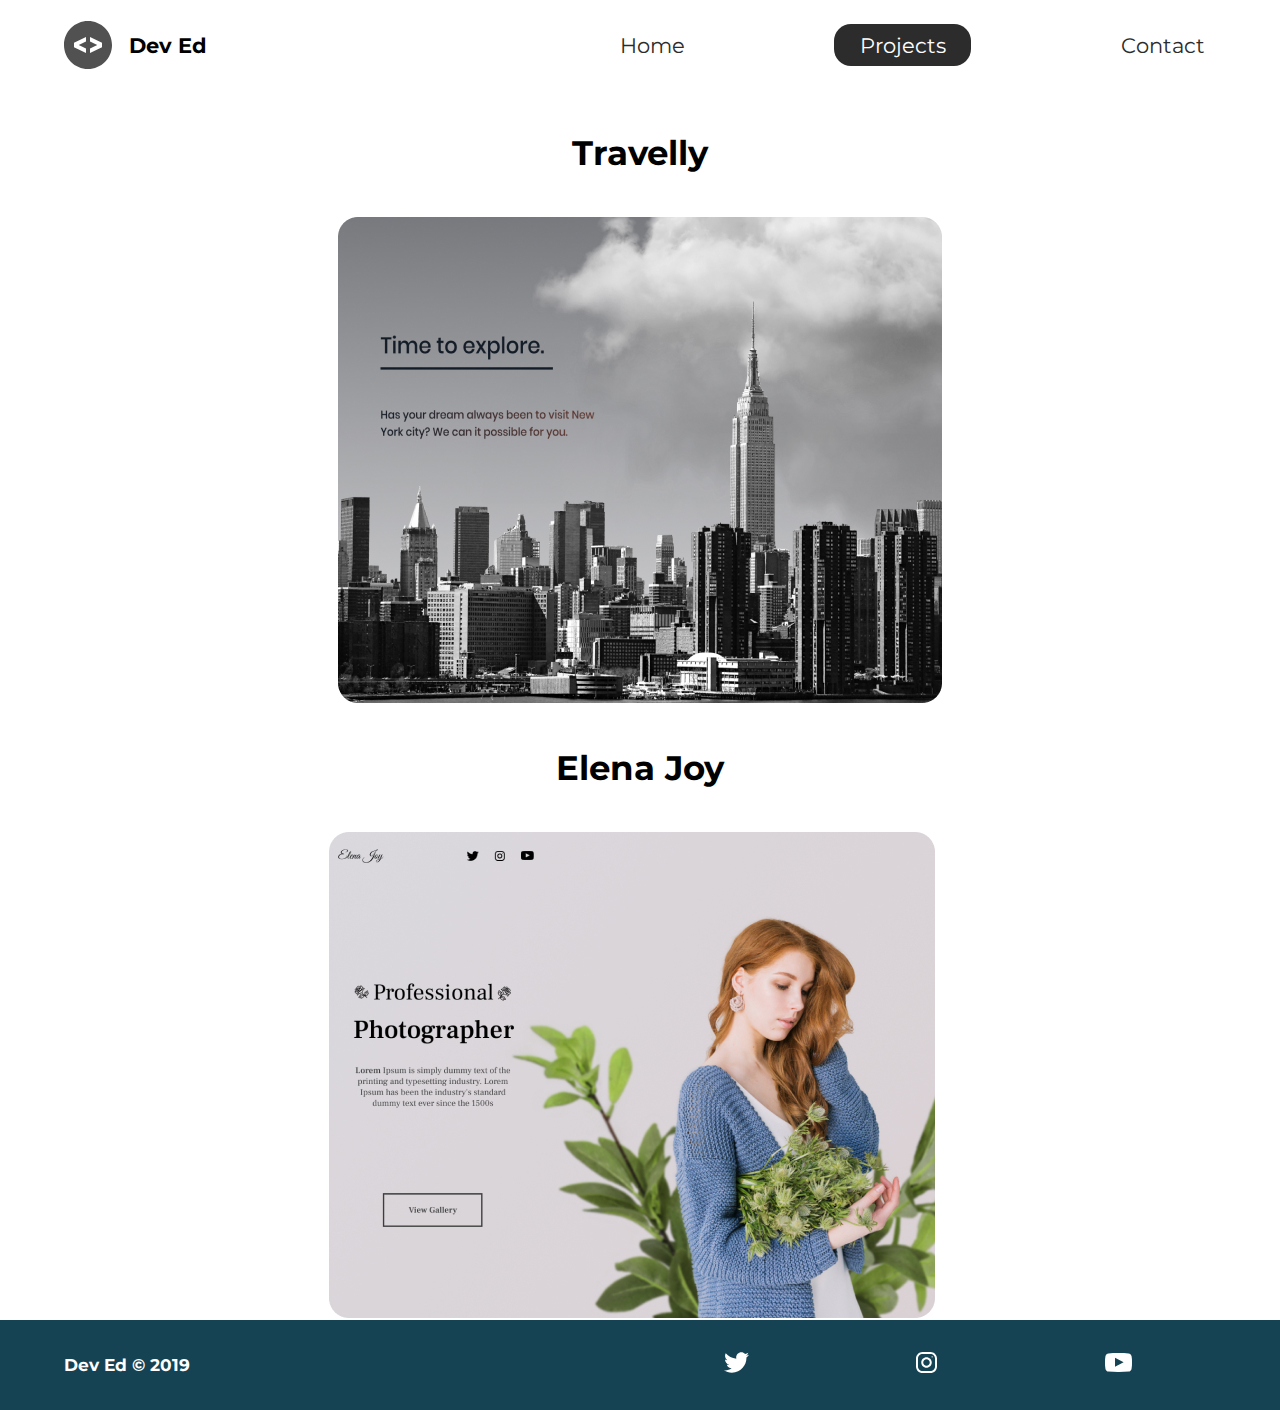
<file: test.html>
<!DOCTYPE html>
<html lang="en">
  <head>
    <meta charset="UTF-8" />
    <meta name="viewport" content="width=device-width, initial-scale=1.0" />
    <meta http-equiv="X-UA-Compatible" content="ie=edge" />
    <meta
      name="description"
      content="Dev Ed is a front end web developer who specializes in html,css"
    />
    <meta name="robots" content="index,follow" />
    <link
      href="https://fonts.googleapis.com/css?family=Montserrat:400,500&display=swap"
      rel="stylesheet"
    />
    <link rel="stylesheet" href="../styles/style.css" />
    <title>Dev Ed | Web Developer</title>
  </head>
  <body>
    <header class="main-head">
      <nav>
        <div class="logo">
          <img src="../icons/code.svg" alt="logo" />
          <h1>Dev Ed</h1>
        </div>
        <ul>
          <li><a href="../index.html">Home</a></li>
          <li><a class="active" href="./projects.html">Projects</a></li>
          <li><a href="../contact/">Contact</a></li>
        </ul>
      </nav>
    </header>
    <section class="projects">
      <div class="travelly">
        <h2>Travelly</h2>
        <img src="../img/travelly.jpg" alt="travelly-project" />
      </div>
      <div class="travelly">
        <h2>Elena Joy</h2>
        <img src="../img/elena-joy.jpg" alt="elena-project" />
      </div>
    </section>
    <footer>
      <h4>Dev Ed &copy; 2019</h4>
      <ul>
        <li>
          <a href="#"
            ><img src="/icons/twitter 1.svg" alt="twitter-social"
          /></a>
        </li>
        <li>
          <a href="#"
            ><img src="/icons/instagram 1.svg" alt="instagram-social"
          /></a>
        </li>
        <li>
          <a href="#"
            ><img src="/icons/youtube-symbol 1.svg" alt="youtube-social"
          /></a>
        </li>
      </ul>
    </footer>
  </body>
</html>
</file>
<file: styles/style.css>
/* Global Styles */
@import url("https://fonts.googleapis.com/css2?family=Open+Sans:wght@400;600&display=swap");
* {
  margin: 0;
  padding: 0;
  -webkit-box-sizing: border-box;
          box-sizing: border-box;
}

html {
  font-size: 62.5%;
  scroll-behavior: smooth;
}

body {
  font-family: "Montserrat", sans-serif;
}

h1 {
  font-size: 2.5rem;
}

li,
button,
label,
input,
a,
p {
  font-size: 2.5rem;
}

h2 {
  font-size: 4rem;
}

h3 {
  font-size: 2.5rem;
}

h4,
h5 {
  font-size: 2rem;
}

ul {
  list-style: none;
}

a {
  text-decoration: none;
  color: #2c2c2c;
}

.main-head {
  width: 95%;
  margin: 0 0 0 auto;
}

nav {
  display: -webkit-box;
  display: -ms-flexbox;
  display: flex;
  -webkit-box-pack: justify;
      -ms-flex-pack: justify;
          justify-content: space-between;
  -webkit-box-align: center;
      -ms-flex-align: center;
          align-items: center;
  -webkit-box-orient: horizontal;
  -webkit-box-direction: normal;
      -ms-flex-direction: row;
          flex-direction: row;
  min-height: 10vh;
  width: 60%;
  -ms-flex-wrap: wrap;
      flex-wrap: wrap;
}

nav .logo {
  display: -webkit-box;
  display: -ms-flexbox;
  display: flex;
  -webkit-box-pack: start;
      -ms-flex-pack: start;
          justify-content: flex-start;
  -webkit-box-align: center;
      -ms-flex-align: center;
          align-items: center;
  -webkit-box-orient: horizontal;
  -webkit-box-direction: normal;
      -ms-flex-direction: row;
          flex-direction: row;
  -webkit-box-flex: 1;
      -ms-flex: 1 1 10rem;
          flex: 1 1 10rem;
}

nav .logo h1 {
  margin: 2rem;
  cursor: pointer;
}

nav ul {
  display: -webkit-box;
  display: -ms-flexbox;
  display: flex;
  -ms-flex-pack: distribute;
      justify-content: space-around;
  -webkit-box-align: center;
      -ms-flex-align: center;
          align-items: center;
  -webkit-box-orient: horizontal;
  -webkit-box-direction: normal;
      -ms-flex-direction: row;
          flex-direction: row;
  -webkit-box-flex: 1;
      -ms-flex: 1 1 40rem;
          flex: 1 1 40rem;
}

.intro {
  min-height: 90vh;
  width: 90%;
  margin: auto;
  -ms-flex-wrap: wrap;
      flex-wrap: wrap;
  display: -webkit-box;
  display: -ms-flexbox;
  display: flex;
  -webkit-box-pack: justify;
      -ms-flex-pack: justify;
          justify-content: space-between;
  -webkit-box-align: center;
      -ms-flex-align: center;
          align-items: center;
  -webkit-box-orient: horizontal;
  -webkit-box-direction: normal;
      -ms-flex-direction: row;
          flex-direction: row;
}

.intro h2 {
  font-size: 8rem;
  padding-top: 3rem;
  background: -webkit-gradient(linear, left top, right top, from(#38d39f), to(#38a4d3));
  background: linear-gradient(left, #38d39f, #38a4d3);
  background-clip: text;
  -webkit-text-fill-color: transparent;
  -webkit-background-clip: text;
  display: inline-block;
}

.intro h3 {
  font-size: 4rem;
  font-weight: 400;
  letter-spacing: 8px;
  color: #494949;
  text-transform: uppercase;
  padding: 2rem 0rem;
}

.intro hr {
  width: 40%;
}

.intro p {
  padding-top: 2rem;
  color: #2c2c2c;
}

.splash {
  position: absolute;
  top: 0%;
  right: 0%;
  height: 100%;
  z-index: -1;
}

.intro-social {
  margin-top: 4rem;
}

.intro-social a {
  margin-right: 5rem;
}

.active {
  background: #2c2c2c;
  color: white;
  padding: 1rem 3rem;
  border-radius: 2rem;
}

.intro-text,
.intro-images {
  -webkit-box-flex: 1;
      -ms-flex: 1 1 40rem;
          flex: 1 1 40rem;
}

#plant-left {
  -webkit-animation: plant 1.5s ease infinite alternate;
          animation: plant 1.5s ease infinite alternate;
}

#plant-right {
  -webkit-animation: plant 1.5s ease infinite alternate 0.5s;
          animation: plant 1.5s ease infinite alternate 0.5s;
}

#me {
  -webkit-animation: me 1s ease infinite alternate;
          animation: me 1s ease infinite alternate;
  -webkit-transform-origin: bottom;
          transform-origin: bottom;
}

#clock-arrow {
  -webkit-animation: clock 1.5s infinite linear;
          animation: clock 1.5s infinite linear;
  transform-box: fill-box;
  -webkit-transform-origin: bottom;
          transform-origin: bottom;
}

@-webkit-keyframes plant {
  from {
    -webkit-transform: translateY(0%);
            transform: translateY(0%);
  }
  to {
    -webkit-transform: translateY(-30%);
            transform: translateY(-30%);
  }
}

@keyframes plant {
  from {
    -webkit-transform: translateY(0%);
            transform: translateY(0%);
  }
  to {
    -webkit-transform: translateY(-30%);
            transform: translateY(-30%);
  }
}

@-webkit-keyframes clock {
  from {
    -webkit-transform: rotateZ(0deg);
            transform: rotateZ(0deg);
  }
  to {
    -webkit-transform: rotateZ(360deg);
            transform: rotateZ(360deg);
  }
}

@keyframes clock {
  from {
    -webkit-transform: rotateZ(0deg);
            transform: rotateZ(0deg);
  }
  to {
    -webkit-transform: rotateZ(360deg);
            transform: rotateZ(360deg);
  }
}

.projects {
  width: 90%;
  margin: auto;
  min-height: 90vh;
  display: -webkit-box;
  display: -ms-flexbox;
  display: flex;
  -webkit-box-pack: justify;
      -ms-flex-pack: justify;
          justify-content: space-between;
  -webkit-box-align: center;
      -ms-flex-align: center;
          align-items: center;
  -webkit-box-orient: horizontal;
  -webkit-box-direction: normal;
      -ms-flex-direction: row;
          flex-direction: row;
  text-align: center;
  -ms-flex-wrap: wrap;
      flex-wrap: wrap;
}

.projects h2 {
  margin: 5rem;
}

.travelly,
.elena {
  -webkit-box-flex: 1;
      -ms-flex: 1 1 40rem;
          flex: 1 1 40rem;
}

.contact {
  display: -webkit-box;
  display: -ms-flexbox;
  display: flex;
  -webkit-box-align: center;
      -ms-flex-align: center;
          align-items: center;
  -webkit-box-pack: center;
      -ms-flex-pack: center;
          justify-content: center;
  background-color: #e2e2e2ed;
  color: #141c2c;
  font-family: "Open Sans", sans-serif;
  margin: 0;
  padding: 0;
  height: 90vh;
}

.container {
  background: #fff;
  /* border: 0rem solid #dce7ff; */
  width: 1000px;
  max-width: 100%;
  display: -webkit-box;
  display: -ms-flexbox;
  display: flex;
  -webkit-box-shadow: 0 10px 8px rgba(0, 0, 0, 0.1);
          box-shadow: 0 10px 8px rgba(0, 0, 0, 0.1);
  max-height: 750px;
  height: 80vh;
  width: 70vw;
  border-radius: 0.5rem;
}

.container .heading h1 {
  font-size: 5rem;
  font-family: Verdana, Geneva, Tahoma, sans-serif;
  margin-bottom: 2rem;
}

form {
  border-right: 2px solid #ecf2ff;
  display: -webkit-box;
  display: -ms-flexbox;
  display: flex;
  -webkit-box-orient: vertical;
  -webkit-box-direction: normal;
      -ms-flex-direction: column;
          flex-direction: column;
  -webkit-box-align: center;
      -ms-flex-align: center;
          align-items: center;
  -webkit-box-pack: center;
      -ms-flex-pack: center;
          justify-content: center;
  padding: 40px;
  -webkit-box-flex: 1;
      -ms-flex: 1;
          flex: 1;
  padding: 7rem;
}

.form-control {
  margin: 10px 0;
  width: 100%;
}

label {
  display: inline-block;
  font-weight: bold;
  margin-bottom: 5px;
}

textarea,
input:not([type="checkbox"]) {
  background-color: transparent;
  border: 2px solid #ecf2ff;
  border-radius: 3px;
  font-family: inherit;
  font-size: 14px;
  padding: 10px;
  width: 100%;
}

.btn {
  background-color: #03a3a3;
  outline: none;
  border: none;
  cursor: pointer;
  /* border: 2px solid #141c2c; */
  border-radius: 3px;
  color: #fff;
  display: -webkit-box;
  display: -ms-flexbox;
  display: flex;
  -webkit-box-pack: center;
      -ms-flex-pack: center;
          justify-content: center;
  font-family: inherit;
  font-weight: bold;
  font-size: 14px;
  padding: 10px;
  margin: 20px 0;
  width: 100%;
}

/* Side-display */
.side-display {
  -webkit-box-flex: 1.8;
      -ms-flex: 1.8;
          flex: 1.8;
  font-weight: bold;
  font-family: "Pattaya", sans-serif;
  color: white;
  background: url(../img/side-display.jpg);
  width: 100%;
  /* height: 50%; */
  background-position: center;
  background-size: cover;
  background-repeat: no-repeat;
  border-radius: 0 0.5rem 0.5rem 0;
}

.background {
  background: rgba(0, 0, 0, 0.4);
  background-position: center;
  background-size: cover;
  display: -webkit-box;
  display: -ms-flexbox;
  display: flex;
  -webkit-box-pack: center;
      -ms-flex-pack: center;
          justify-content: center;
  -webkit-box-align: center;
      -ms-flex-align: center;
          align-items: center;
  text-align: center;
  width: 100%;
  height: 100%;
  border-radius: 0 0.5rem 0.5rem 0;
}

.side-display h1 {
  font-size: 7rem;
}

footer {
  background: #154353;
  color: white;
  min-height: 10vh;
  width: 100%;
  padding: 0% 5%;
  display: -webkit-box;
  display: -ms-flexbox;
  display: flex;
  -webkit-box-pack: start;
      -ms-flex-pack: start;
          justify-content: flex-start;
  -webkit-box-align: center;
      -ms-flex-align: center;
          align-items: center;
  -webkit-box-orient: horizontal;
  -webkit-box-direction: normal;
      -ms-flex-direction: row;
          flex-direction: row;
}

footer ul {
  -webkit-box-flex: 1;
      -ms-flex: 1 1 40rem;
          flex: 1 1 40rem;
  display: -webkit-box;
  display: -ms-flexbox;
  display: flex;
  -ms-flex-pack: distribute;
      justify-content: space-around;
  -webkit-box-align: center;
      -ms-flex-align: center;
          align-items: center;
  -webkit-box-orient: horizontal;
  -webkit-box-direction: normal;
      -ms-flex-direction: row;
          flex-direction: row;
}

footer h4 {
  -webkit-box-flex: 1;
      -ms-flex: 1 1 40rem;
          flex: 1 1 40rem;
}

@media screen and (max-width: 1332px) {
  html {
    font-size: 53%;
  }
  svg {
    width: 80%;
  }
  nav {
    width: 100%;
  }
}

@media screen and (max-width: 768px) {
  html {
    font-size: 35%;
  }
  .splash {
    width: 60%;
    position: absolute;
    top: 0%;
    right: 0%;
  }
  footer {
    width: 100%;
  }
}

@media screen and (max-width: 754px) {
  html {
    font-size: 45%;
  }
  .splash {
    display: none;
  }
  svg {
    height: 60%;
  }
  .main-head {
    width: 100%;
  }
  nav .logo {
    display: -webkit-box;
    display: -ms-flexbox;
    display: flex;
    -webkit-box-pack: center;
        -ms-flex-pack: center;
            justify-content: center;
    -webkit-box-align: center;
        -ms-flex-align: center;
            align-items: center;
    -webkit-box-orient: vertical;
    -webkit-box-direction: normal;
        -ms-flex-direction: column;
            flex-direction: column;
    -webkit-box-flex: 1;
        -ms-flex: 1 1 20rem;
            flex: 1 1 20rem;
    margin-top: 2rem;
  }
  nav ul {
    -webkit-box-flex: 1;
        -ms-flex: 1 1 60rem;
            flex: 1 1 60rem;
    margin: 2rem 0rem;
  }
  .intro-text {
    margin-top: 5rem;
    text-align: center;
  }
  .intro-images {
    text-align: center;
  }
  .intro-social {
    display: -webkit-box;
    display: -ms-flexbox;
    display: flex;
    -webkit-box-pack: center;
        -ms-flex-pack: center;
            justify-content: center;
    -webkit-box-align: center;
        -ms-flex-align: center;
            align-items: center;
    -webkit-box-orient: horizontal;
    -webkit-box-direction: normal;
        -ms-flex-direction: row;
            flex-direction: row;
  }
  .intro-social a {
    margin: 2rem;
  }
  .elena,
  .travelly {
    -webkit-box-flex: 1;
        -ms-flex: 1 1 50rem;
            flex: 1 1 50rem;
  }
  .elena img,
  .travelly img {
    width: 100%;
    height: 100%;
  }
  form {
    padding: 0rem;
    width: 100%;
    border: none;
    padding-top: 4rem;
  }
  .container {
    -webkit-box-orient: vertical;
    -webkit-box-direction: normal;
        -ms-flex-direction: column;
            flex-direction: column;
  }
  .container .form-control {
    width: 80%;
  }
  .container .btn {
    width: 50%;
  }
}
/*# sourceMappingURL=style.css.map */
</file>
<file: Design Course/org/css/main.css>
@import url("https://fonts.googleapis.com/css2?family=Poppins:wght@400;700&display=swap");
:root {
  --primary-color: #007AF3;
}

body {
  background: #F2F2F2;
  margin: 0;
  font-family: 'Poppins';
}

.navbar {
  background: white;
  padding: 1em;
}

.navbar .logo {
  text-decoration: none;
  font-weight: bold;
  color: black;
  font-size: 1.2em;
}

.navbar .logo span {
  color: var(--primary-color);
}

.navbar nav {
  display: none;
}

.navbar .container {
  display: -webkit-box;
  display: -ms-flexbox;
  display: flex;
  place-content: space-between;
}

.navbar .mobile-menu {
  cursor: pointer;
}

a {
  color: #444444;
}

ul {
  list-style-type: none;
  margin: 0;
  padding: 0;
}

section {
  padding: 5em 2em;
}

.hero {
  text-align: center;
}

.left-col .subhead {
  text-transform: uppercase;
  font-weight: bold;
  color: gray;
  letter-spacing: .3em;
}

.left-col h1 {
  font-size: 2.5em;
  line-height: 1.3em;
  margin-top: .2em;
}

.left-col .primary-cta {
  background: var(--primary-color);
  color: white;
  text-decoration: none;
  padding: .6em 1.3em;
  font-size: 1.4em;
  border-radius: 5em;
  font-weight: bold;
  display: inline-block;
}

.left-col .watch-video-cta {
  display: block;
  margin-top: 1em;
}

.left-col .watch-video-cta img {
  margin-right: .5em;
}

.hero-img {
  width: 70%;
  margin-top: 3em;
}

section.features-section {
  background: #20272E;
  color: white;
}

ul.features-list {
  margin: 0;
  padding-left: .1em;
  display: -ms-grid;
  display: grid;
  -ms-grid-columns: (minmax(19rem, 1fr))[auto-fit];
      grid-template-columns: repeat(auto-fit, minmax(19rem, 1fr));
}

ul.features-list li {
  font-size: 1.1em;
  margin-bottom: 1em;
  margin-left: 2em;
  position: relative;
}

ul.features-list li:before {
  content: '';
  left: -2em;
  position: absolute;
  width: 20px;
  height: 20px;
  background-image: url("../images/bullet.svg");
  background-size: contain;
  margin-right: .5em;
}

.features-section img {
  display: none;
}

.testimonials-section {
  background: var(--primary-color);
  color: white;
}

.testimonials-section li {
  background: #006BD6;
  text-align: center;
  padding: 2em 1em;
  width: 80%;
  margin: 0 auto 5em auto;
  border-radius: 1em;
}

.testimonials-section li img {
  width: 5em;
  height: 5em;
  border: 5px solid #006BD6;
  border-radius: 50%;
  margin-top: -4.5em;
}

h2 {
  font-size: 2em;
}

label {
  display: block;
  font-size: 1.2em;
  margin-bottom: .5em;
}

input, textarea {
  width: 100%;
  padding: .8em;
  margin-bottom: 1em;
  border-radius: .3em;
  border: 1px solid gray;
  -webkit-box-sizing: border-box;
          box-sizing: border-box;
}

input[type="submit"] {
  background-color: var(--primary-color);
  color: white;
  font-weight: bold;
  font-size: 1.3em;
  border: none;
  margin-bottom: 5em;
  border-radius: 5em;
  display: inline-block;
  padding: .8em 2em;
  width: unset;
  cursor: pointer;
}

iframe {
  width: 100%;
  height: 300px;
}

nav.menu-btn {
  display: block;
}

nav {
  position: fixed;
  z-index: 999;
  width: 66%;
  right: 0;
  top: 0;
  background: #20272E;
  height: 100vh;
  padding: 1em;
}

nav ul.primary-nav {
  margin-top: 5em;
}

nav li a {
  color: white;
  text-decoration: none;
  display: block;
  padding: .5em;
  font-size: 1.3em;
  text-align: right;
}

nav li a:hover {
  font-weight: bold;
}

.mobile-menu-exit {
  float: right;
  margin: .5em;
  cursor: pointer;
}

@media only screen and (min-width: 768px) {
  .mobile-menu, .mobile-menu-exit {
    display: none;
  }
  .navbar .container {
    display: -ms-grid;
    display: grid;
    -ms-grid-columns: 180px auto;
        grid-template-columns: 180px auto;
    -webkit-box-pack: unset;
        -ms-flex-pack: unset;
            justify-content: unset;
  }
  .navbar nav {
    display: -webkit-box;
    display: -ms-flexbox;
    display: flex;
    -webkit-box-pack: justify;
        -ms-flex-pack: justify;
            justify-content: space-between;
    background: none;
    position: unset;
    height: auto;
    width: 100%;
    padding: 0;
  }
  .navbar nav ul {
    display: -webkit-box;
    display: -ms-flexbox;
    display: flex;
  }
  .navbar nav a {
    color: black;
    font-size: 1em;
    padding: .1em 1em;
  }
  .navbar nav ul.primary-nav {
    margin: 0;
  }
  .navbar nav li.current a {
    font-weight: bold;
  }
  .navbar nav li.go-premium-cta a {
    color: var(--primary-color);
    border: 3px solid var(--primary-color);
    font-weight: bold;
    border-radius: 5em;
    margin-top: -.2em;
  }
  .navbar nav li.go-premium-cta a:hover {
    background: var(--primary-color);
    color: white;
  }
}

@media only screen and (min-width: 1080px) {
  .container {
    width: 1080px;
    margin: 0 auto;
  }
  section {
    padding: 10em 4em;
  }
  .hero .container {
    display: -webkit-box;
    display: -ms-flexbox;
    display: flex;
    -webkit-box-pack: justify;
        -ms-flex-pack: justify;
            justify-content: space-between;
    text-align: left;
  }
  .hero .container .left-col {
    margin: 3em 3em 0 5em;
  }
  .hero .container .left-col h1 {
    font-size: 3em;
    width: 90%;
  }
  .hero-img {
    width: 30%;
    margin-right: 8em;
  }
  .hero-cta {
    display: -webkit-box;
    display: -ms-flexbox;
    display: flex;
  }
  .primary-cta {
    margin-right: 1em;
  }
  ul.features-list {
    display: block;
    margin-left: 5em;
  }
  ul.features-list li {
    font-size: 1.4em;
  }
  ul.features-list li:before {
    width: 30px;
    height: 30px;
  }
  .features-section {
    position: relative;
  }
  .features-section img {
    display: block;
    position: absolute;
    right: 0;
    width: 350px;
    bottom: -2em;
  }
  .testimonials-section ul {
    display: -webkit-box;
    display: -ms-flexbox;
    display: flex;
  }
  .testimonials-section ul li {
    margin: 0 1em;
  }
  .contact-section {
    position: relative;
  }
  .contact-section .container {
    display: -webkit-box;
    display: -ms-flexbox;
    display: flex;
  }
  .contact-right {
    position: absolute;
    right: 0;
    top: 0;
    width: 45%;
    height: 100%;
  }
  .contact-right iframe {
    height: 100%;
  }
}

@media only screen and (min-width: 1450px) {
  .features-section:before {
    content: '';
    position: absolute;
    width: 10%;
    height: 20em;
    background: var(--primary-color);
    left: 0;
    top: -4em;
  }
  .features-section:after {
    content: '';
    position: absolute;
    width: 200px;
    height: 20em;
    background: url("../images/dots.svg") no-repeat;
    left: 4.5em;
    top: 2em;
  }
}
/*# sourceMappingURL=main.css.map */
</file>
